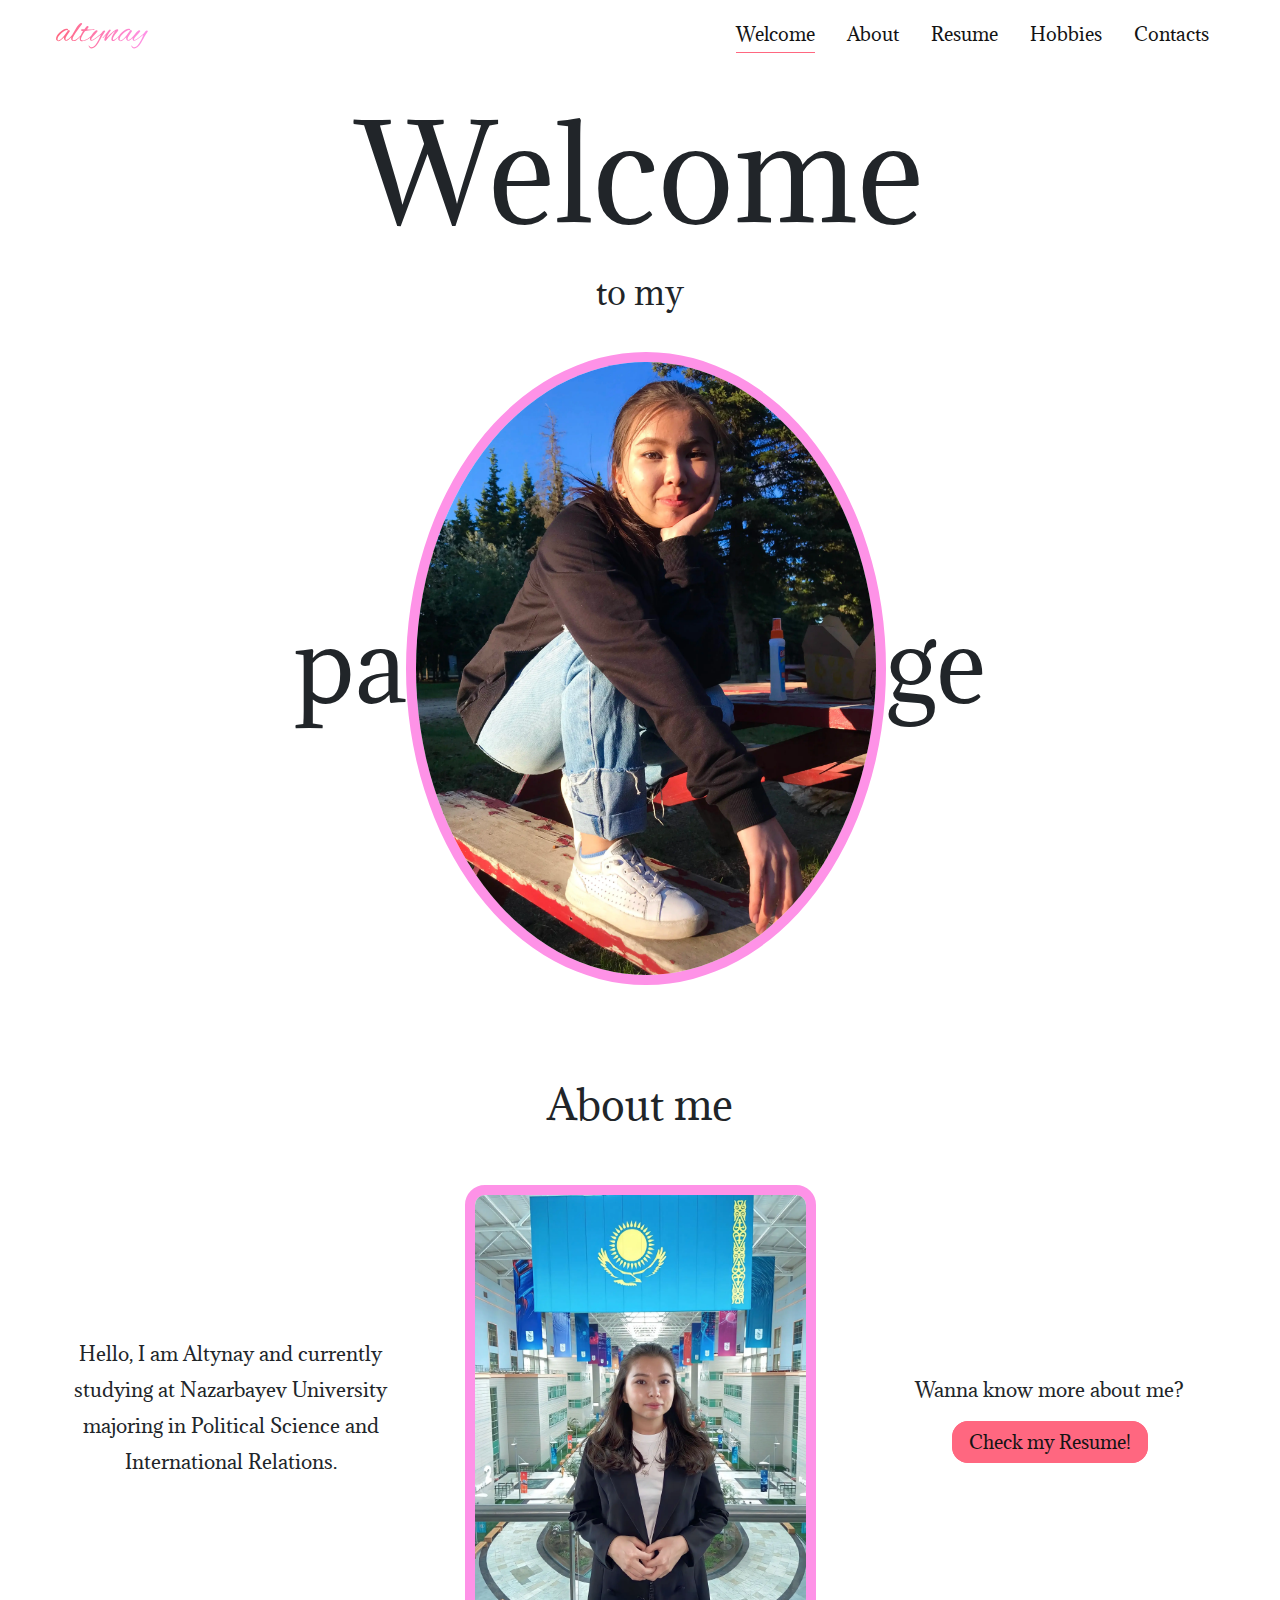
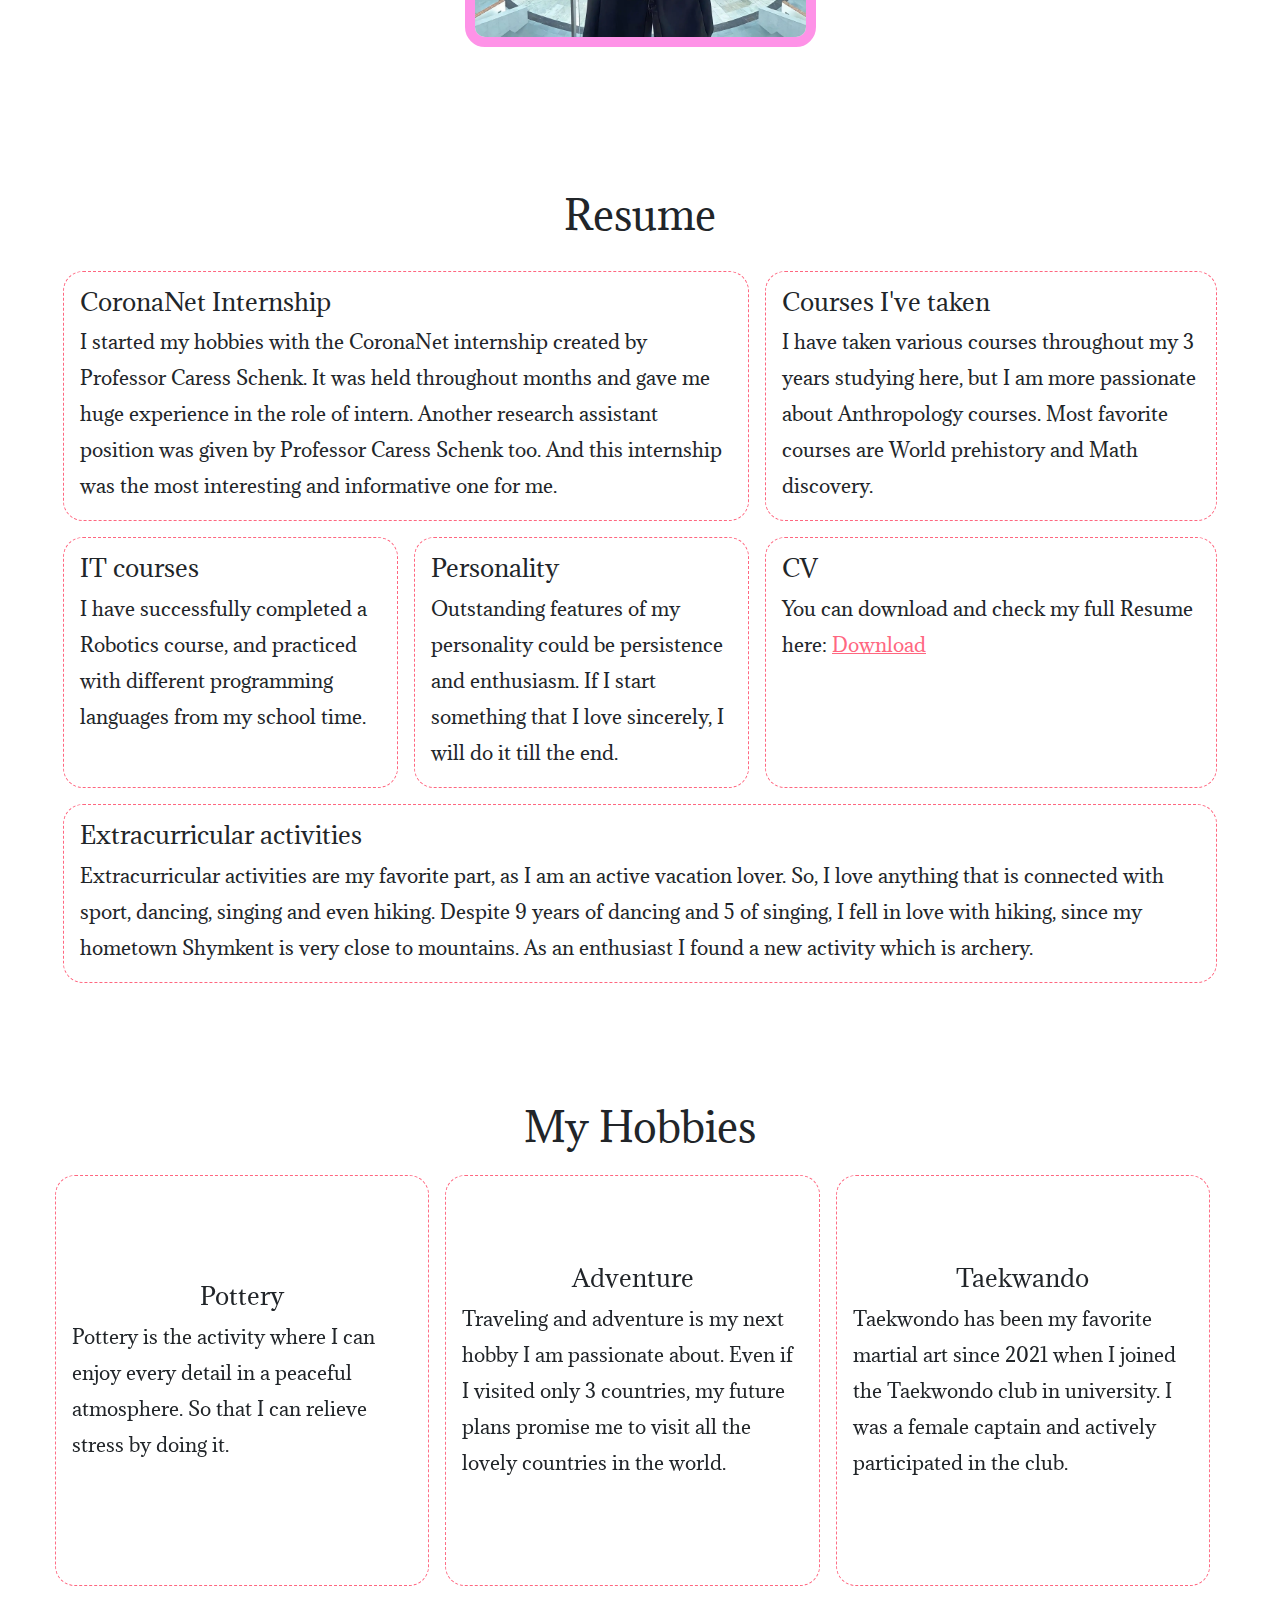
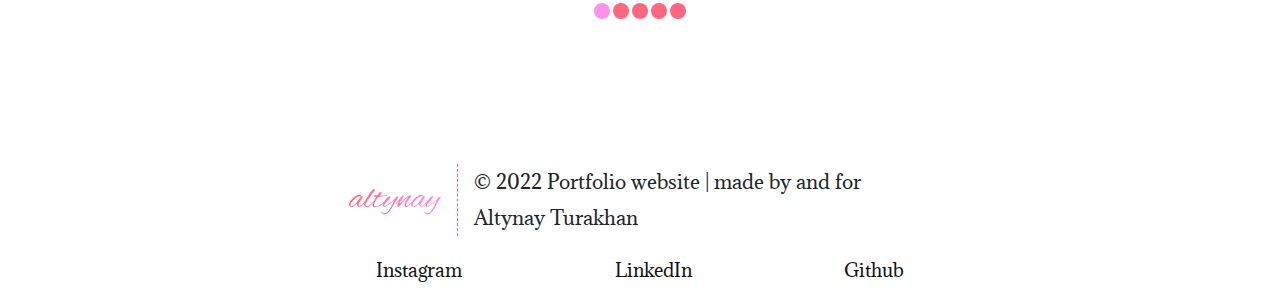
<file: index.html>
<!DOCTYPE html>
<html lang="en">

<head>
    <meta charset="UTF-8">
    <meta http-equiv="X-UA-Compatible" content="IE=edge">
    <meta name="viewport" content="width=device-width, initial-scale=1.0">
    <title>Altynay Turakhan | Portfolio</title>
    <link rel="stylesheet" href="/resources/reboot.css">
    <link rel="stylesheet" href="/resources/splide.css">
    <link rel="stylesheet" href="/styles.css">
    <link rel="stylesheet" href="/resources/media.css">
</head>

<body>
    <div class="body">
        <header class="header" id="header">
            <div class="container">
                <div class="header_inner">
                    <div class="header_logo">
                        <a href="/" class="header_logo-link">
                            <svg width="93" height="26" viewBox="0 0 93 26" xmlns="http://www.w3.org/2000/svg">
                                <path
                                    d="M3.77138 18.18C3.19538 18.18 2.61938 17.976 2.04338 17.568C1.46738 17.16 1.14337 16.68 1.07137 16.128C0.831375 14.28 1.99537 12.084 4.56338 9.54C7.10738 6.996 9.39938 5.724 11.4394 5.724C11.9914 5.724 12.4234 5.856 12.7354 6.12C12.9034 6.288 13.0234 6.516 13.0954 6.804C13.1914 7.092 13.2634 7.236 13.3114 7.236C13.4074 7.236 13.4914 7.224 13.5634 7.2C13.6354 7.152 13.7194 7.128 13.8154 7.128C14.1034 7.128 14.3554 7.236 14.5714 7.452C14.7874 7.668 14.9074 7.86 14.9314 8.028C14.9554 8.076 14.1874 9.264 12.6274 11.592C11.0674 13.872 10.3594 15.42 10.5034 16.236C10.6234 16.788 10.8874 17.064 11.2954 17.064C12.5434 17.064 14.8234 15 18.1354 10.872C18.2074 10.776 18.2794 10.728 18.3514 10.728C18.4714 10.728 18.5314 10.812 18.5314 10.98C18.5314 11.172 18.4234 11.412 18.2074 11.7C15.1594 15.804 12.8194 17.856 11.1874 17.856C10.9714 17.856 10.7674 17.82 10.5754 17.748C9.51938 17.34 8.99138 16.548 8.99138 15.372C8.99138 14.964 9.03938 14.556 9.13538 14.148L6.90338 16.308C6.23138 16.98 5.61938 17.46 5.06738 17.748C4.53938 18.036 4.10738 18.18 3.77138 18.18ZM3.44738 17.388C4.83938 17.388 6.73538 15.864 9.13538 12.816L12.9514 7.56C12.7594 7.224 12.4474 7.056 12.0154 7.056C10.5514 7.056 8.57138 8.232 6.07538 10.584C3.48338 12.984 2.31938 14.964 2.58338 16.524C2.70338 17.1 2.99138 17.388 3.44738 17.388ZM18.9313 18.072C18.2353 18.072 17.5873 17.904 16.9873 17.568C16.3873 17.208 16.0873 16.62 16.0873 15.804C16.0873 14.676 16.4833 13.332 17.2753 11.772C18.0913 10.212 19.0153 8.592 20.0473 6.912C22.8553 2.352 24.8473 0.0719991 26.0233 0.0719991C26.2633 0.0719991 26.5033 0.167999 26.7433 0.36C27.0073 0.528 27.1513 0.719999 27.1753 0.935999L24.6553 4.32C23.6713 5.64 22.7833 6.864 21.9913 7.992C21.1993 9.096 20.5153 10.092 19.9393 10.98C19.6513 11.436 19.3273 11.952 18.9673 12.528C18.6073 13.104 18.2833 13.704 17.9953 14.328C17.7313 14.928 17.5993 15.54 17.5993 16.164C17.5993 16.452 17.6833 16.716 17.8513 16.956C18.0193 17.172 18.3193 17.28 18.7513 17.28C19.5193 17.28 20.5273 16.872 21.7753 16.056C23.0233 15.216 24.2593 14.064 25.4833 12.6C25.6033 12.456 25.7353 12.324 25.8793 12.204C26.0233 12.084 26.1433 12.024 26.2393 12.024C26.3593 12.024 26.4193 12.096 26.4193 12.24C26.4193 12.312 26.3353 12.456 26.1673 12.672C26.0233 12.864 25.9033 13.02 25.8073 13.14L24.9433 14.112C24.4633 14.64 23.8873 15.216 23.2153 15.84C22.5673 16.464 21.8713 16.992 21.1273 17.424C20.4073 17.856 19.6753 18.072 18.9313 18.072ZM27.1812 18.216C26.4132 18.216 25.8012 18.036 25.3452 17.676C24.9132 17.292 24.6972 16.62 24.6972 15.66C24.6972 15.108 24.8652 14.412 25.2012 13.572C25.5372 12.708 25.9572 11.784 26.4612 10.8C26.9652 9.816 27.4692 8.844 27.9732 7.884C27.6612 7.956 27.3852 7.992 27.1452 7.992C26.4252 7.992 26.0652 7.716 26.0652 7.164C26.0652 6.9 26.1612 6.696 26.3532 6.552C26.5692 6.408 26.7612 6.324 26.9292 6.3C26.9292 6.3 26.9532 6.3 27.0012 6.3C27.0732 6.3 27.1572 6.288 27.2532 6.264H29.3412C29.7732 5.712 30.2172 5.124 30.6732 4.5C31.3212 3.684 31.8372 3.204 32.2212 3.06H32.3292C32.4972 3.06 32.7372 3.144 33.0492 3.312C33.4332 3.528 33.6252 3.744 33.6252 3.96C33.6252 4.272 33.0492 5.076 31.8972 6.372C32.1132 6.396 32.4252 6.408 32.8332 6.408C33.2412 6.408 33.7452 6.408 34.3452 6.408C34.6332 6.408 35.0412 6.408 35.5692 6.408C36.1212 6.408 36.6852 6.408 37.2612 6.408C37.8612 6.384 38.3772 6.372 38.8092 6.372C39.2412 6.348 39.4812 6.336 39.5292 6.336C39.6012 6.36 39.6372 6.396 39.6372 6.444C39.6372 6.66 38.2212 6.948 35.3892 7.308C33.7812 7.524 32.5452 7.692 31.6812 7.812C30.8412 7.932 30.3852 8.004 30.3132 8.028C29.9772 8.316 29.5692 8.808 29.0892 9.504C28.6092 10.2 28.1292 10.98 27.6492 11.844C27.1692 12.708 26.7612 13.536 26.4252 14.328C26.1132 15.096 25.9572 15.696 25.9572 16.128C25.9572 16.512 26.1012 16.836 26.3892 17.1C26.6772 17.34 27.1452 17.46 27.7932 17.46C28.2252 17.46 28.7412 17.364 29.3412 17.172C29.9412 16.98 30.5052 16.764 31.0332 16.524C31.5852 16.26 31.9812 16.056 32.2212 15.912C32.8452 15.528 33.5292 15.024 34.2732 14.4C35.0412 13.752 35.7972 13.02 36.5412 12.204C36.8772 11.868 37.1052 11.7 37.2252 11.7C37.2972 11.7 37.3332 11.748 37.3332 11.844C37.3332 12.036 37.1532 12.348 36.7932 12.78C36.2172 13.476 35.5692 14.148 34.8492 14.796C34.1532 15.42 33.3732 15.996 32.5092 16.524C31.5252 17.124 30.5772 17.556 29.6652 17.82C28.7772 18.084 27.9492 18.216 27.1812 18.216ZM36.4647 25.38C35.6967 25.38 35.0247 25.056 34.4487 24.408C33.8727 23.736 33.5967 22.992 33.6207 22.176C33.9087 22.536 34.2927 22.956 34.7727 23.436C35.3967 24.036 36.0087 24.336 36.6087 24.336C37.9767 24.336 39.4527 23.244 41.0367 21.06C41.5887 20.292 42.1527 19.392 42.7287 18.36C43.3287 17.352 43.8927 16.224 44.4207 14.976L45.7887 11.664L40.4967 15.804C38.8647 17.076 37.5567 17.712 36.5727 17.712C36.0447 17.712 35.6247 17.52 35.3127 17.136C35.0007 16.752 34.8447 16.356 34.8447 15.948C34.8447 14.916 35.7327 13.224 37.5087 10.872C39.2847 8.496 40.6167 7.308 41.5047 7.308C42.2487 7.308 42.6207 7.584 42.6207 8.136C42.6207 8.352 41.5527 9.6 39.4167 11.88C37.3047 14.136 36.2487 15.66 36.2487 16.452C36.2487 16.764 36.4527 16.92 36.8607 16.92C37.6287 16.92 39.2967 15.924 41.8647 13.932C42.9207 13.092 43.8567 12.324 44.6727 11.628C45.4887 10.932 46.1727 10.308 46.7247 9.756C46.9167 9.516 47.1087 9.288 47.3007 9.072C47.4927 8.832 47.6727 8.592 47.8407 8.352C48.2967 7.824 48.7527 7.56 49.2087 7.56C49.8567 7.56 50.1807 7.824 50.1807 8.352C50.1807 8.448 49.6767 9.24 48.6687 10.728C48.1407 11.544 47.7207 12.18 47.4087 12.636C47.0967 13.068 46.9167 13.344 46.8687 13.464C46.1247 14.904 44.9847 17.004 43.4487 19.764C41.1207 23.508 38.7927 25.38 36.4647 25.38ZM58.1409 18.072C57.4929 18.072 57.0369 17.892 56.7729 17.532C56.5089 17.148 56.3769 16.68 56.3769 16.128C56.3769 14.736 56.8569 13.248 57.8169 11.664L60.1209 7.92C58.4889 9.12 56.8689 10.62 55.2609 12.42C54.8289 12.9 54.3369 13.464 53.7849 14.112C53.2569 14.76 52.6689 15.504 52.0209 16.344C51.1569 17.472 50.6409 18.036 50.4729 18.036C50.1369 18.036 49.8609 17.892 49.6449 17.604C49.4289 17.292 49.3209 17.016 49.3209 16.776C49.3209 16.584 49.3809 16.236 49.5009 15.732C49.6209 15.204 49.7649 14.748 49.9329 14.364C50.1009 13.956 50.2689 13.56 50.4369 13.176C50.6289 12.768 50.8089 12.372 50.9769 11.988L48.8169 14.256C48.7689 14.304 48.6249 14.448 48.3849 14.688C48.1449 14.928 47.9529 15.048 47.8089 15.048C47.6889 15.048 47.6289 14.964 47.6289 14.796C47.6289 14.748 47.6529 14.688 47.7009 14.616C47.7249 14.52 47.7969 14.412 47.9169 14.292C48.2769 13.932 48.6489 13.548 49.0329 13.14C49.4169 12.732 49.8129 12.264 50.2209 11.736C50.4369 11.472 50.7609 11.076 51.1929 10.548C51.6249 9.996 52.0929 9.408 52.5969 8.784C53.1249 8.16 53.6169 7.584 54.0729 7.056C54.1929 6.888 54.3249 6.78 54.4689 6.732C54.6129 6.66 54.7089 6.624 54.7569 6.624C55.4049 6.624 55.7289 6.876 55.7289 7.38C55.7289 7.524 55.6929 7.668 55.6209 7.812C53.4609 10.788 52.1649 13.056 51.7329 14.616C54.5169 11.832 56.7489 9.744 58.4289 8.352C60.1329 6.936 61.3449 6.228 62.0649 6.228C62.4489 6.228 62.7369 6.288 62.9289 6.408C63.1449 6.528 63.2529 6.756 63.2529 7.092C63.2529 7.212 63.2409 7.308 63.2169 7.38C63.1449 7.548 62.6529 8.22 61.7409 9.396C61.1889 10.068 60.6969 10.68 60.2649 11.232C59.8569 11.784 59.5209 12.264 59.2569 12.672C58.8249 13.344 58.5009 13.98 58.2849 14.58C58.0689 15.156 57.9609 15.648 57.9609 16.056C57.9609 16.224 57.9849 16.428 58.0329 16.668C58.0809 16.908 58.2249 17.028 58.4649 17.028C59.0169 17.028 59.8809 16.548 61.0569 15.588C61.6089 15.108 62.1249 14.628 62.6049 14.148C63.0849 13.644 63.5409 13.152 63.9729 12.672C64.0689 12.576 64.2249 12.396 64.4409 12.132C64.6569 11.844 64.7889 11.7 64.8369 11.7C64.9329 11.7 64.9809 11.796 64.9809 11.988C64.9809 12.084 64.9209 12.252 64.8009 12.492C64.7049 12.708 64.5969 12.876 64.4769 12.996C64.2129 13.308 63.8169 13.74 63.2889 14.292C62.7849 14.844 62.2089 15.408 61.5609 15.984C60.9369 16.56 60.3249 17.052 59.7249 17.46C59.1249 17.868 58.5969 18.072 58.1409 18.072ZM65.8925 18.18C65.3165 18.18 64.7405 17.976 64.1645 17.568C63.5885 17.16 63.2645 16.68 63.1925 16.128C62.9525 14.28 64.1165 12.084 66.6845 9.54C69.2285 6.996 71.5205 5.724 73.5605 5.724C74.1125 5.724 74.5445 5.856 74.8565 6.12C75.0245 6.288 75.1445 6.516 75.2165 6.804C75.3125 7.092 75.3845 7.236 75.4325 7.236C75.5285 7.236 75.6125 7.224 75.6845 7.2C75.7565 7.152 75.8405 7.128 75.9365 7.128C76.2245 7.128 76.4765 7.236 76.6925 7.452C76.9085 7.668 77.0285 7.86 77.0525 8.028C77.0765 8.076 76.3085 9.264 74.7485 11.592C73.1885 13.872 72.4805 15.42 72.6245 16.236C72.7445 16.788 73.0085 17.064 73.4165 17.064C74.6645 17.064 76.9445 15 80.2565 10.872C80.3285 10.776 80.4005 10.728 80.4725 10.728C80.5925 10.728 80.6525 10.812 80.6525 10.98C80.6525 11.172 80.5445 11.412 80.3285 11.7C77.2805 15.804 74.9405 17.856 73.3085 17.856C73.0925 17.856 72.8885 17.82 72.6965 17.748C71.6405 17.34 71.1125 16.548 71.1125 15.372C71.1125 14.964 71.1605 14.556 71.2565 14.148L69.0245 16.308C68.3525 16.98 67.7405 17.46 67.1885 17.748C66.6605 18.036 66.2285 18.18 65.8925 18.18ZM65.5685 17.388C66.9605 17.388 68.8565 15.864 71.2565 12.816L75.0725 7.56C74.8805 7.224 74.5685 7.056 74.1365 7.056C72.6725 7.056 70.6925 8.232 68.1965 10.584C65.6045 12.984 64.4405 14.964 64.7045 16.524C64.8245 17.1 65.1125 17.388 65.5685 17.388ZM79.1444 25.38C78.3764 25.38 77.7044 25.056 77.1284 24.408C76.5524 23.736 76.2764 22.992 76.3004 22.176C76.5884 22.536 76.9724 22.956 77.4524 23.436C78.0764 24.036 78.6884 24.336 79.2884 24.336C80.6564 24.336 82.1324 23.244 83.7164 21.06C84.2684 20.292 84.8324 19.392 85.4084 18.36C86.0084 17.352 86.5724 16.224 87.1004 14.976L88.4684 11.664L83.1764 15.804C81.5444 17.076 80.2364 17.712 79.2524 17.712C78.7244 17.712 78.3044 17.52 77.9924 17.136C77.6804 16.752 77.5244 16.356 77.5244 15.948C77.5244 14.916 78.4124 13.224 80.1884 10.872C81.9644 8.496 83.2964 7.308 84.1844 7.308C84.9284 7.308 85.3004 7.584 85.3004 8.136C85.3004 8.352 84.2324 9.6 82.0964 11.88C79.9844 14.136 78.9284 15.66 78.9284 16.452C78.9284 16.764 79.1324 16.92 79.5404 16.92C80.3084 16.92 81.9764 15.924 84.5444 13.932C85.6004 13.092 86.5364 12.324 87.3524 11.628C88.1684 10.932 88.8524 10.308 89.4044 9.756C89.5964 9.516 89.7884 9.288 89.9804 9.072C90.1724 8.832 90.3524 8.592 90.5204 8.352C90.9764 7.824 91.4324 7.56 91.8884 7.56C92.5364 7.56 92.8604 7.824 92.8604 8.352C92.8604 8.448 92.3564 9.24 91.3484 10.728C90.8204 11.544 90.4004 12.18 90.0884 12.636C89.7764 13.068 89.5964 13.344 89.5484 13.464C88.8044 14.904 87.6644 17.004 86.1284 19.764C83.8004 23.508 81.4724 25.38 79.1444 25.38Z"
                                    fill="url(#paint0_linear_6_3)" />
                                <defs>
                                    <linearGradient id="paint0_linear_6_3" x1="0.999999" y1="13.5" x2="92" y2="13.5"
                                        gradientUnits="userSpaceOnUse">
                                        <stop stop-color="#FF6780" />
                                        <stop offset="1" stop-color="#FE92E7" />
                                    </linearGradient>
                                </defs>
                            </svg>
                        </a>
                    </div>
                    <nav class="nav">
                        <ul class="nav_items">
                            <li class="nav_item">
                                <a href="#welcome" class="nav_link active">
                                    <svg width="20" height="20" viewBox="0 0 20 20" xmlns="http://www.w3.org/2000/svg">
                                        <rect width="20" height="20" fill="white" />
                                        <path
                                            d="M14.342 3.345C14.722 3.625 15.017 3.98 15.227 4.41C15.437 4.84 15.542 5.275 15.542 5.715C15.542 6.095 15.482 6.505 15.362 6.945C15.252 7.375 15.107 7.795 14.927 8.205L11.807 15.36L9.87203 10.155L7.95203 15.36L4.06703 4.845L5.49203 4.32L8.35703 12.3L9.52703 9.195L8.16203 5.535L9.61703 4.995L12.302 12.585L13.832 9.12C14.002 8.7 14.137 8.32 14.237 7.98C14.337 7.63 14.387 7.32 14.387 7.05C14.387 6.15 13.962 5.355 13.112 4.665L14.342 3.345Z" />
                                    </svg>
                                    <span class="nav_name">Welcome</span>
                                </a>
                            </li>
                            <li class="nav_item">
                                <a href="#about" class="nav_link">
                                    <svg width="20" height="20" viewBox="0 0 20 20" xmlns="http://www.w3.org/2000/svg">
                                        <rect width="20" height="20" fill="white" />
                                        <path
                                            d="M12.6891 4.755C11.5791 4.905 10.5791 5.29 9.6891 5.91C8.7991 6.52 8.0991 7.295 7.5891 8.235C7.0891 9.165 6.8391 10.175 6.8391 11.265C6.8391 12.175 7.0141 12.895 7.3641 13.425C7.7141 13.955 8.1741 14.22 8.7441 14.22C9.3041 14.22 9.8391 13.835 10.3491 13.065C10.8691 12.285 11.2841 11.27 11.5941 10.02C11.9141 8.76 12.0741 7.45 12.0741 6.09L13.4841 5.535V13.395C13.4841 13.675 13.5441 13.9 13.6641 14.07C13.7841 14.24 13.9491 14.325 14.1591 14.325C14.3191 14.325 14.4841 14.275 14.6541 14.175C14.8241 14.065 14.9541 13.935 15.0441 13.785L15.2541 13.98C15.1141 14.29 14.8991 14.55 14.6091 14.76C14.3191 14.97 13.9891 15.075 13.6191 15.075C13.1591 15.075 12.7841 14.915 12.4941 14.595C12.2141 14.275 12.0741 13.82 12.0741 13.23V10.365H11.9991C11.2791 13.565 10.0591 15.165 8.3391 15.165C7.4491 15.165 6.7341 14.855 6.1941 14.235C5.6541 13.605 5.3841 12.745 5.3841 11.655C5.3841 10.405 5.7141 9.23 6.3741 8.13C7.0341 7.03 7.9241 6.135 9.0441 5.445C10.1641 4.755 11.3791 4.38 12.6891 4.32V4.755Z" />
                                    </svg>
                                    <span class="nav_name">About</span>
                                </a>
                            </li>
                            <li class="nav_item">
                                <a href="#resume" class="nav_link">
                                    <svg width="20" height="20" viewBox="0 0 20 20" xmlns="http://www.w3.org/2000/svg">
                                        <rect width="20" height="20" fill="white" />
                                        <path
                                            d="M10.9567 4.275C11.9067 4.275 12.6817 4.535 13.2817 5.055C13.8917 5.565 14.1967 6.335 14.1967 7.365C14.1967 8.035 14.0117 8.67 13.6417 9.27C13.2817 9.86 12.8017 10.375 12.2017 10.815C11.6017 11.245 10.9517 11.555 10.2517 11.745L11.8867 13.74C12.1767 14.01 12.4667 14.145 12.7567 14.145C12.9967 14.145 13.2417 14.055 13.4917 13.875C13.7417 13.695 13.9967 13.475 14.2567 13.215L14.4817 13.41C14.4417 13.46 14.2867 13.665 14.0167 14.025C13.7567 14.375 13.4517 14.665 13.1017 14.895C12.7617 15.125 12.4267 15.24 12.0967 15.24C11.8167 15.24 11.5467 15.155 11.2867 14.985C11.0367 14.805 10.7617 14.525 10.4617 14.145L8.66172 11.94L8.75172 11.535C9.42172 11.465 10.0617 11.26 10.6717 10.92C11.2917 10.57 11.7917 10.11 12.1717 9.54C12.5517 8.97 12.7417 8.34 12.7417 7.65C12.7417 6.9 12.5117 6.3 12.0517 5.85C11.6017 5.4 10.9317 5.175 10.0417 5.175C9.35172 5.175 8.62172 5.34 7.85172 5.67C7.09172 5.99 6.42672 6.41 5.85672 6.93L5.57172 6.615C6.30172 5.935 7.15172 5.375 8.12172 4.935C9.10172 4.495 10.0467 4.275 10.9567 4.275ZM7.86672 14.67L6.48672 15.225V6.975L7.86672 6.45V14.67Z" />
                                    </svg>
                                    <span class="nav_name">Resume</span>
                                </a>
                            </li>
                            <li class="nav_item">
                                <a href="#hobbies" class="nav_link">
                                    <svg width="20" height="20" viewBox="0 0 20 20" xmlns="http://www.w3.org/2000/svg">
                                        <rect width="20" height="20" fill="white" />
                                        <path
                                            d="M12.1885 4.59V9.96H7.97348V4.05L6.56348 4.59V9.96H5.78348L5.34848 10.845H6.56348V15.21L7.97348 14.7V10.845H12.1885V15.21L13.5835 14.7V4.05L12.1885 4.59Z" />
                                    </svg>
                                    <span class="nav_name">Hobbies</span>
                                </a>
                            </li>
                            <li class="nav_item">
                                <a href="/pages/contact.html" class="nav_link">
                                    <svg width="20" height="20" viewBox="0 0 20 20" xmlns="http://www.w3.org/2000/svg">
                                        <rect width="20" height="20" fill="white" />
                                        <path
                                            d="M12.0381 4.05C12.6781 4.05 13.1931 4.23 13.5831 4.59C13.9731 4.95 14.1681 5.42 14.1681 6C14.1681 6.46 14.0431 6.935 13.7931 7.425C13.5531 7.915 13.2331 8.345 12.8331 8.715C12.4331 9.085 12.0131 9.335 11.5731 9.465L11.4231 9.195C11.8531 9.005 12.1981 8.7 12.4581 8.28C12.7281 7.86 12.8631 7.415 12.8631 6.945C12.8631 6.345 12.6831 5.865 12.3231 5.505C11.9631 5.135 11.4831 4.95 10.8831 4.95C10.2831 4.95 9.71807 5.165 9.18807 5.595C8.65807 6.025 8.23307 6.6 7.91307 7.32C7.59307 8.03 7.43307 8.79 7.43307 9.6C7.43307 10.48 7.56807 11.255 7.83807 11.925C8.10807 12.595 8.48807 13.115 8.97807 13.485C9.47807 13.845 10.0481 14.025 10.6881 14.025C11.1681 14.025 11.6381 13.925 12.0981 13.725C12.5581 13.515 12.9781 13.215 13.3581 12.825L13.6881 13.155C12.6281 14.495 11.3731 15.165 9.92307 15.165C9.11307 15.165 8.41307 14.965 7.82307 14.565C7.23307 14.165 6.77807 13.625 6.45807 12.945C6.14807 12.255 5.99307 11.49 5.99307 10.65C5.99307 9.42 6.26307 8.305 6.80307 7.305C7.35307 6.295 8.09307 5.5 9.02307 4.92C9.95307 4.34 10.9581 4.05 12.0381 4.05Z" />
                                    </svg>
                                    <span class="nav_name">Contacts</span>
                                </a>
                            </li>
                        </ul>
                    </nav>
                </div>
            </div>
        </header>
        <main class="main">
            <section class="section welcome" id="welcome">
                <div class="container">
                    <div class="section_inner welcome_inner">
                        <h1 class="section_title welcome_title">Welcome</h1>
                        <h3 class="section_suptitle welcome_suptitle">to my</h3>
                        <div class="welcome_flex-container">
                            <h2 class="section_subtitle welcome_subtitle">pa</h2>
                            <div class="section_image-container welcome_image-container">
                                <picture>
                                    <source srcset="/images/welcome.webp" type="image/webp" />
                                    <img srcset="/images/welcome.jpg" src="/images/welcome.jpg" alt="Picture of me" />
                                </picture>
                            </div>
                            <h2 class="section_subtitle welcome_subtitle">ge</h2>
                        </div>
                    </div>
                </div>
            </section>
            <section class="section about" id="about">
                <div class="container">
                    <div class="section_inner about_inner">
                        <h2 class="section_title about_title">About me</h2>
                        <div class="about_items">
                            <div class="about_item about_info">
                                <p class="about_info-text">Hello, I am Altynay and currently studying at Nazarbayev University majoring in Political Science and International Relations.</sub>
                                </p>
                            </div>
                            <div class="about_item section_image-container about_image-container">
                                <picture>
                                    <source srcset="/images/about_me.webp" type="image/webp" />
                                    <img srcset="/images/about_me.jpg" src="/images/about_me.jpg" alt="Picture of me" />
                                </picture>
                            </div>
                            <div class="about_item about_link">
                                <p class="about_link-text">Wanna know more about me?</p>
                                <a href="#resume" class="btn about_link-btn">Check my Resume!</a>
                            </div>
                        </div>
                    </div>
                </div>
            </section>
            <section class="section resume" id="resume">
                <div class="container">
                    <div class="section_inner">
                        <h2 class="section_title">Resume</h2>
                        <ul class="resume_grid-list">
                            <li class="resume_grid-item_container">
                                <div class="resume_grid-item">
                                    <h4>CoronaNet Internship</h4>
                                    <p>I started my hobbies with the CoronaNet internship created by Professor Caress Schenk. It was held throughout months and gave me huge experience in the role of intern. Another research assistant position was given by Professor Caress Schenk too. And this internship was the most interesting and informative one for me.</p>
                                </div>
                            </li>
                            <li class="resume_grid-item_container">
                                <div class="resume_grid-item">
                                    <h4>Courses I've taken</h4>
                                    <p>I have taken various courses throughout my 3 years studying here, but I am more passionate about Anthropology courses. Most favorite courses are World prehistory and Math discovery.</p>
                                </div>
                            </li>
                            <li class="resume_grid-item_container">
                                <div class="resume_grid-item">
                                    <h4>IT courses</h4>
                                    <p>I have successfully completed a Robotics course, and practiced with different programming languages from my school time.</p>
                                </div>
                            </li>
                            <li class="resume_grid-item_container">
                                <div class="resume_grid-item">
                                    <h4>Personality</h4>
                                    <p>Outstanding features of my personality could be persistence and enthusiasm. If I start something that I love sincerely, I will do it till the end.</p>
                                </div>
                            </li>
                            <li class="resume_grid-item_container">
                                <div class="resume_grid-item">
                                    <h4>Extracurricular activities</h4>
                                    <p>Extracurricular activities are my favorite part, as I am an active vacation lover. So, I love anything that is connected with sport, dancing, singing and even hiking. Despite 9 years of dancing and 5 of singing, I fell in love with hiking, since my hometown Shymkent is very close to mountains.  As an enthusiast I found a new activity which is archery.</p>
                                </div>
                            </li>
                            <li class="resume_grid-item_container">
                                <div class="resume_grid-item">
                                    <h4>CV</h4>
                                    <p>You can download and check my full Resume here: <a href="/resources/CV_Altynay Turakhan.pdf" download class="btn resume_link-btn">Download</a></p>
                                </div>
                            </li>
                        </ul>
                    </div>
                </div>
            </section>
            <section class="section hobbies splide" id="hobbies" aria-labelledby="carousel-heading">
                <div class="container">
                    <h2 class="section_title" id="carousel-heading">My Hobbies</h2>
                    <div class="hobbies_inner">
                        <div class="splide__arrows">
                            <button class="splide__arrow splide__arrow--prev">
                                <svg width="30px" height="30px" viewBox="0 0 24 24" xmlns="http://www.w3.org/2000/svg">
                                    <path d="M11.0303 15.4697C11.3232 15.7626 11.3232 16.2374 11.0303 16.5303C10.7374 16.8232 10.2626 16.8232 9.9697 16.5303L5.9697 12.5303C5.6768 12.2374 5.6768 11.7626 5.9697 11.4697L9.9697 7.4697C10.2626 7.1768 10.7374 7.1768 11.0303 7.4697C11.3232 7.7626 11.3232 8.2374 11.0303 8.5303L8.3107 11.25H18C18.4142 11.25 18.75 11.5858 18.75 12C18.75 12.4142 18.4142 12.75 18 12.75L8.3107 12.75L11.0303 15.4697Z" fill="#ff6780" />
                                </svg>
                            </button>
                            <button class="splide__arrow splide__arrow--next">
                                <svg width="30px" height="30px" viewBox="0 0 24 24" xmlns="http://www.w3.org/2000/svg">
                                    <path d="M13.4697 8.53033C13.1768 8.23744 13.1768 7.76256 13.4697 7.46967C13.7626 7.17678 14.2374 7.17678 14.5303 7.46967L18.5303 11.4697C18.8232 11.7626 18.8232 12.2374 18.5303 12.5303L14.5303 16.5303C14.2374 16.8232 13.7626 16.8232 13.4697 16.5303C13.1768 16.2374 13.1768 15.7626 13.4697 15.4697L16.1893 12.75H6.5C6.08579 12.75 5.75 12.4142 5.75 12C5.75 11.5858 6.08579 11.25 6.5 11.25H16.1893L13.4697 8.53033Z" fill="#ff6780" />
                                </svg>
                            </button>
                        </div>
                        <div class="splide__list-container">
                            <div class="splide__track">
                                <ul class="splide__list">
                                    <li class="splide__slide">
                                        <h4 class="hobbies_title">Pottery</h4>
                                        <p class="hobbies_info">Pottery is the activity where I can enjoy every detail in a peaceful atmosphere. So that I can relieve stress by doing it.</p>
                                    </li>
                                    <li class="splide__slide">
                                        <h4 class="hobbies_title">Adventure</h4>
                                        <p class="hobbies_info">Traveling and adventure is my next hobby I am passionate about. Even if I visited only 3 countries, my future plans promise me to visit all the lovely countries in the world. </p>
                                    </li>
                                    <li class="splide__slide">
                                        <h4 class="hobbies_title">Taekwando</h4>
                                        <p class="hobbies_info">Taekwondo has been my favorite martial art since 2021 when I joined the Taekwondo club in university. I was a female captain and actively participated in the club.</p>
                                    </li>
                                    <li class="splide__slide">
                                        <h4 class="hobbies_title">Archery</h4>
                                        <p class="hobbies_info">Archery teaches me to be concise, well trained and patient. Also, this sport has many advantages, so it is the most useful activity for now.</p>
                                    </li>
                                    <li class="splide__slide">
                                        <h4 class="hobbies_title">Languages</h4>
                                        <p class="hobbies_info">My native language is Kazakh, and I am proficient in Russian. When I was accepted to Nazarbayev Intellectual School my English started to improve dramatically. Another two languages that I love and want to be proficient in are Korean and Turkish. The level for both languages is A2 for now.</p>
                                    </li>
                                </ul>
                            </div>
                        </div>
                    </div>
                </div>
            </section>
        </main>
        <footer class="footer">
            <div class="container">
                <div class="footer_inner">
                    <div class="footer_top">
                        <div class="logo_styles footer_logo">
                            <a href="#welcome" class="footer_logo-link">
                                <svg width="93" height="26" viewBox="0 0 93 26" xmlns="http://www.w3.org/2000/svg">
                                    <path
                                        d="M3.77138 18.18C3.19538 18.18 2.61938 17.976 2.04338 17.568C1.46738 17.16 1.14337 16.68 1.07137 16.128C0.831375 14.28 1.99537 12.084 4.56338 9.54C7.10738 6.996 9.39938 5.724 11.4394 5.724C11.9914 5.724 12.4234 5.856 12.7354 6.12C12.9034 6.288 13.0234 6.516 13.0954 6.804C13.1914 7.092 13.2634 7.236 13.3114 7.236C13.4074 7.236 13.4914 7.224 13.5634 7.2C13.6354 7.152 13.7194 7.128 13.8154 7.128C14.1034 7.128 14.3554 7.236 14.5714 7.452C14.7874 7.668 14.9074 7.86 14.9314 8.028C14.9554 8.076 14.1874 9.264 12.6274 11.592C11.0674 13.872 10.3594 15.42 10.5034 16.236C10.6234 16.788 10.8874 17.064 11.2954 17.064C12.5434 17.064 14.8234 15 18.1354 10.872C18.2074 10.776 18.2794 10.728 18.3514 10.728C18.4714 10.728 18.5314 10.812 18.5314 10.98C18.5314 11.172 18.4234 11.412 18.2074 11.7C15.1594 15.804 12.8194 17.856 11.1874 17.856C10.9714 17.856 10.7674 17.82 10.5754 17.748C9.51938 17.34 8.99138 16.548 8.99138 15.372C8.99138 14.964 9.03938 14.556 9.13538 14.148L6.90338 16.308C6.23138 16.98 5.61938 17.46 5.06738 17.748C4.53938 18.036 4.10738 18.18 3.77138 18.18ZM3.44738 17.388C4.83938 17.388 6.73538 15.864 9.13538 12.816L12.9514 7.56C12.7594 7.224 12.4474 7.056 12.0154 7.056C10.5514 7.056 8.57138 8.232 6.07538 10.584C3.48338 12.984 2.31938 14.964 2.58338 16.524C2.70338 17.1 2.99138 17.388 3.44738 17.388ZM18.9313 18.072C18.2353 18.072 17.5873 17.904 16.9873 17.568C16.3873 17.208 16.0873 16.62 16.0873 15.804C16.0873 14.676 16.4833 13.332 17.2753 11.772C18.0913 10.212 19.0153 8.592 20.0473 6.912C22.8553 2.352 24.8473 0.0719991 26.0233 0.0719991C26.2633 0.0719991 26.5033 0.167999 26.7433 0.36C27.0073 0.528 27.1513 0.719999 27.1753 0.935999L24.6553 4.32C23.6713 5.64 22.7833 6.864 21.9913 7.992C21.1993 9.096 20.5153 10.092 19.9393 10.98C19.6513 11.436 19.3273 11.952 18.9673 12.528C18.6073 13.104 18.2833 13.704 17.9953 14.328C17.7313 14.928 17.5993 15.54 17.5993 16.164C17.5993 16.452 17.6833 16.716 17.8513 16.956C18.0193 17.172 18.3193 17.28 18.7513 17.28C19.5193 17.28 20.5273 16.872 21.7753 16.056C23.0233 15.216 24.2593 14.064 25.4833 12.6C25.6033 12.456 25.7353 12.324 25.8793 12.204C26.0233 12.084 26.1433 12.024 26.2393 12.024C26.3593 12.024 26.4193 12.096 26.4193 12.24C26.4193 12.312 26.3353 12.456 26.1673 12.672C26.0233 12.864 25.9033 13.02 25.8073 13.14L24.9433 14.112C24.4633 14.64 23.8873 15.216 23.2153 15.84C22.5673 16.464 21.8713 16.992 21.1273 17.424C20.4073 17.856 19.6753 18.072 18.9313 18.072ZM27.1812 18.216C26.4132 18.216 25.8012 18.036 25.3452 17.676C24.9132 17.292 24.6972 16.62 24.6972 15.66C24.6972 15.108 24.8652 14.412 25.2012 13.572C25.5372 12.708 25.9572 11.784 26.4612 10.8C26.9652 9.816 27.4692 8.844 27.9732 7.884C27.6612 7.956 27.3852 7.992 27.1452 7.992C26.4252 7.992 26.0652 7.716 26.0652 7.164C26.0652 6.9 26.1612 6.696 26.3532 6.552C26.5692 6.408 26.7612 6.324 26.9292 6.3C26.9292 6.3 26.9532 6.3 27.0012 6.3C27.0732 6.3 27.1572 6.288 27.2532 6.264H29.3412C29.7732 5.712 30.2172 5.124 30.6732 4.5C31.3212 3.684 31.8372 3.204 32.2212 3.06H32.3292C32.4972 3.06 32.7372 3.144 33.0492 3.312C33.4332 3.528 33.6252 3.744 33.6252 3.96C33.6252 4.272 33.0492 5.076 31.8972 6.372C32.1132 6.396 32.4252 6.408 32.8332 6.408C33.2412 6.408 33.7452 6.408 34.3452 6.408C34.6332 6.408 35.0412 6.408 35.5692 6.408C36.1212 6.408 36.6852 6.408 37.2612 6.408C37.8612 6.384 38.3772 6.372 38.8092 6.372C39.2412 6.348 39.4812 6.336 39.5292 6.336C39.6012 6.36 39.6372 6.396 39.6372 6.444C39.6372 6.66 38.2212 6.948 35.3892 7.308C33.7812 7.524 32.5452 7.692 31.6812 7.812C30.8412 7.932 30.3852 8.004 30.3132 8.028C29.9772 8.316 29.5692 8.808 29.0892 9.504C28.6092 10.2 28.1292 10.98 27.6492 11.844C27.1692 12.708 26.7612 13.536 26.4252 14.328C26.1132 15.096 25.9572 15.696 25.9572 16.128C25.9572 16.512 26.1012 16.836 26.3892 17.1C26.6772 17.34 27.1452 17.46 27.7932 17.46C28.2252 17.46 28.7412 17.364 29.3412 17.172C29.9412 16.98 30.5052 16.764 31.0332 16.524C31.5852 16.26 31.9812 16.056 32.2212 15.912C32.8452 15.528 33.5292 15.024 34.2732 14.4C35.0412 13.752 35.7972 13.02 36.5412 12.204C36.8772 11.868 37.1052 11.7 37.2252 11.7C37.2972 11.7 37.3332 11.748 37.3332 11.844C37.3332 12.036 37.1532 12.348 36.7932 12.78C36.2172 13.476 35.5692 14.148 34.8492 14.796C34.1532 15.42 33.3732 15.996 32.5092 16.524C31.5252 17.124 30.5772 17.556 29.6652 17.82C28.7772 18.084 27.9492 18.216 27.1812 18.216ZM36.4647 25.38C35.6967 25.38 35.0247 25.056 34.4487 24.408C33.8727 23.736 33.5967 22.992 33.6207 22.176C33.9087 22.536 34.2927 22.956 34.7727 23.436C35.3967 24.036 36.0087 24.336 36.6087 24.336C37.9767 24.336 39.4527 23.244 41.0367 21.06C41.5887 20.292 42.1527 19.392 42.7287 18.36C43.3287 17.352 43.8927 16.224 44.4207 14.976L45.7887 11.664L40.4967 15.804C38.8647 17.076 37.5567 17.712 36.5727 17.712C36.0447 17.712 35.6247 17.52 35.3127 17.136C35.0007 16.752 34.8447 16.356 34.8447 15.948C34.8447 14.916 35.7327 13.224 37.5087 10.872C39.2847 8.496 40.6167 7.308 41.5047 7.308C42.2487 7.308 42.6207 7.584 42.6207 8.136C42.6207 8.352 41.5527 9.6 39.4167 11.88C37.3047 14.136 36.2487 15.66 36.2487 16.452C36.2487 16.764 36.4527 16.92 36.8607 16.92C37.6287 16.92 39.2967 15.924 41.8647 13.932C42.9207 13.092 43.8567 12.324 44.6727 11.628C45.4887 10.932 46.1727 10.308 46.7247 9.756C46.9167 9.516 47.1087 9.288 47.3007 9.072C47.4927 8.832 47.6727 8.592 47.8407 8.352C48.2967 7.824 48.7527 7.56 49.2087 7.56C49.8567 7.56 50.1807 7.824 50.1807 8.352C50.1807 8.448 49.6767 9.24 48.6687 10.728C48.1407 11.544 47.7207 12.18 47.4087 12.636C47.0967 13.068 46.9167 13.344 46.8687 13.464C46.1247 14.904 44.9847 17.004 43.4487 19.764C41.1207 23.508 38.7927 25.38 36.4647 25.38ZM58.1409 18.072C57.4929 18.072 57.0369 17.892 56.7729 17.532C56.5089 17.148 56.3769 16.68 56.3769 16.128C56.3769 14.736 56.8569 13.248 57.8169 11.664L60.1209 7.92C58.4889 9.12 56.8689 10.62 55.2609 12.42C54.8289 12.9 54.3369 13.464 53.7849 14.112C53.2569 14.76 52.6689 15.504 52.0209 16.344C51.1569 17.472 50.6409 18.036 50.4729 18.036C50.1369 18.036 49.8609 17.892 49.6449 17.604C49.4289 17.292 49.3209 17.016 49.3209 16.776C49.3209 16.584 49.3809 16.236 49.5009 15.732C49.6209 15.204 49.7649 14.748 49.9329 14.364C50.1009 13.956 50.2689 13.56 50.4369 13.176C50.6289 12.768 50.8089 12.372 50.9769 11.988L48.8169 14.256C48.7689 14.304 48.6249 14.448 48.3849 14.688C48.1449 14.928 47.9529 15.048 47.8089 15.048C47.6889 15.048 47.6289 14.964 47.6289 14.796C47.6289 14.748 47.6529 14.688 47.7009 14.616C47.7249 14.52 47.7969 14.412 47.9169 14.292C48.2769 13.932 48.6489 13.548 49.0329 13.14C49.4169 12.732 49.8129 12.264 50.2209 11.736C50.4369 11.472 50.7609 11.076 51.1929 10.548C51.6249 9.996 52.0929 9.408 52.5969 8.784C53.1249 8.16 53.6169 7.584 54.0729 7.056C54.1929 6.888 54.3249 6.78 54.4689 6.732C54.6129 6.66 54.7089 6.624 54.7569 6.624C55.4049 6.624 55.7289 6.876 55.7289 7.38C55.7289 7.524 55.6929 7.668 55.6209 7.812C53.4609 10.788 52.1649 13.056 51.7329 14.616C54.5169 11.832 56.7489 9.744 58.4289 8.352C60.1329 6.936 61.3449 6.228 62.0649 6.228C62.4489 6.228 62.7369 6.288 62.9289 6.408C63.1449 6.528 63.2529 6.756 63.2529 7.092C63.2529 7.212 63.2409 7.308 63.2169 7.38C63.1449 7.548 62.6529 8.22 61.7409 9.396C61.1889 10.068 60.6969 10.68 60.2649 11.232C59.8569 11.784 59.5209 12.264 59.2569 12.672C58.8249 13.344 58.5009 13.98 58.2849 14.58C58.0689 15.156 57.9609 15.648 57.9609 16.056C57.9609 16.224 57.9849 16.428 58.0329 16.668C58.0809 16.908 58.2249 17.028 58.4649 17.028C59.0169 17.028 59.8809 16.548 61.0569 15.588C61.6089 15.108 62.1249 14.628 62.6049 14.148C63.0849 13.644 63.5409 13.152 63.9729 12.672C64.0689 12.576 64.2249 12.396 64.4409 12.132C64.6569 11.844 64.7889 11.7 64.8369 11.7C64.9329 11.7 64.9809 11.796 64.9809 11.988C64.9809 12.084 64.9209 12.252 64.8009 12.492C64.7049 12.708 64.5969 12.876 64.4769 12.996C64.2129 13.308 63.8169 13.74 63.2889 14.292C62.7849 14.844 62.2089 15.408 61.5609 15.984C60.9369 16.56 60.3249 17.052 59.7249 17.46C59.1249 17.868 58.5969 18.072 58.1409 18.072ZM65.8925 18.18C65.3165 18.18 64.7405 17.976 64.1645 17.568C63.5885 17.16 63.2645 16.68 63.1925 16.128C62.9525 14.28 64.1165 12.084 66.6845 9.54C69.2285 6.996 71.5205 5.724 73.5605 5.724C74.1125 5.724 74.5445 5.856 74.8565 6.12C75.0245 6.288 75.1445 6.516 75.2165 6.804C75.3125 7.092 75.3845 7.236 75.4325 7.236C75.5285 7.236 75.6125 7.224 75.6845 7.2C75.7565 7.152 75.8405 7.128 75.9365 7.128C76.2245 7.128 76.4765 7.236 76.6925 7.452C76.9085 7.668 77.0285 7.86 77.0525 8.028C77.0765 8.076 76.3085 9.264 74.7485 11.592C73.1885 13.872 72.4805 15.42 72.6245 16.236C72.7445 16.788 73.0085 17.064 73.4165 17.064C74.6645 17.064 76.9445 15 80.2565 10.872C80.3285 10.776 80.4005 10.728 80.4725 10.728C80.5925 10.728 80.6525 10.812 80.6525 10.98C80.6525 11.172 80.5445 11.412 80.3285 11.7C77.2805 15.804 74.9405 17.856 73.3085 17.856C73.0925 17.856 72.8885 17.82 72.6965 17.748C71.6405 17.34 71.1125 16.548 71.1125 15.372C71.1125 14.964 71.1605 14.556 71.2565 14.148L69.0245 16.308C68.3525 16.98 67.7405 17.46 67.1885 17.748C66.6605 18.036 66.2285 18.18 65.8925 18.18ZM65.5685 17.388C66.9605 17.388 68.8565 15.864 71.2565 12.816L75.0725 7.56C74.8805 7.224 74.5685 7.056 74.1365 7.056C72.6725 7.056 70.6925 8.232 68.1965 10.584C65.6045 12.984 64.4405 14.964 64.7045 16.524C64.8245 17.1 65.1125 17.388 65.5685 17.388ZM79.1444 25.38C78.3764 25.38 77.7044 25.056 77.1284 24.408C76.5524 23.736 76.2764 22.992 76.3004 22.176C76.5884 22.536 76.9724 22.956 77.4524 23.436C78.0764 24.036 78.6884 24.336 79.2884 24.336C80.6564 24.336 82.1324 23.244 83.7164 21.06C84.2684 20.292 84.8324 19.392 85.4084 18.36C86.0084 17.352 86.5724 16.224 87.1004 14.976L88.4684 11.664L83.1764 15.804C81.5444 17.076 80.2364 17.712 79.2524 17.712C78.7244 17.712 78.3044 17.52 77.9924 17.136C77.6804 16.752 77.5244 16.356 77.5244 15.948C77.5244 14.916 78.4124 13.224 80.1884 10.872C81.9644 8.496 83.2964 7.308 84.1844 7.308C84.9284 7.308 85.3004 7.584 85.3004 8.136C85.3004 8.352 84.2324 9.6 82.0964 11.88C79.9844 14.136 78.9284 15.66 78.9284 16.452C78.9284 16.764 79.1324 16.92 79.5404 16.92C80.3084 16.92 81.9764 15.924 84.5444 13.932C85.6004 13.092 86.5364 12.324 87.3524 11.628C88.1684 10.932 88.8524 10.308 89.4044 9.756C89.5964 9.516 89.7884 9.288 89.9804 9.072C90.1724 8.832 90.3524 8.592 90.5204 8.352C90.9764 7.824 91.4324 7.56 91.8884 7.56C92.5364 7.56 92.8604 7.824 92.8604 8.352C92.8604 8.448 92.3564 9.24 91.3484 10.728C90.8204 11.544 90.4004 12.18 90.0884 12.636C89.7764 13.068 89.5964 13.344 89.5484 13.464C88.8044 14.904 87.6644 17.004 86.1284 19.764C83.8004 23.508 81.4724 25.38 79.1444 25.38Z"
                                        fill="url(#paint0_linear_6_3)" />
                                    <defs>
                                        <linearGradient id="paint0_linear_6_3" x1="0.999999" y1="13.5" x2="92" y2="13.5"
                                            gradientUnits="userSpaceOnUse">
                                            <stop stop-color="#FF6780" />
                                            <stop offset="1" stop-color="#FE92E7" />
                                        </linearGradient>
                                    </defs>
                                </svg>
                            </a>
                        </div>
                        <div class="footer_info">
                            <p class="footer_info-copyright">&#169; 2022 Portfolio website | made by and for Altynay Turakhan</p>
                        </div>
                    </div>
                    <div class="footer_socials">
                        <div class="footer_social">
                            <a href="https://instagram.com/" target="_blank" class="footer_social-link">Instagram</a>
                        </div>
                        <div class="footer_social">
                            <a href="https://www.linkedin.com/in/" target="_blank" class="footer_social-link">LinkedIn</a>
                        </div>
                        <div class="footer_social">
                            <a href="https://github.com/" target="_blank" class="footer_social-link">Github</a>
                        </div>
                    </div>
                </div>
            </div>
        </footer>
    </div>
    <script src="/resources/splide.js"></script>
    <script src="/main.js"></script>
</body>

</html>
</file>
<file: styles.css>
/* Define global variables */
:root {
      --white: #fff;
      --black: #141414;
      --pink: #ff6780;
      --purple: #fe92e7;
}

/* ----- Fonts ----- */
@font-face {
      font-family: 'Adamina';
      src: url('/resources/Adamina-Regular.eot');
      src: url('/resources/Adamina-Regular.eot?#iefix') format('embedded-opentype'),
            url('/resources/Adamina-Regular.woff2') format('woff2'),
            url('/resources/Adamina-Regular.woff') format('woff'),
            url('/resources/Adamina-Regular.ttf') format('truetype'),
            url('/resources/Adamina-Regular.svg#Adamina-Regular') format('svg');
      font-weight: 400;
      font-style: normal;
      font-display: swap;
}

@font-face {
      font-family: 'Adamina';
      src: url('/resources/Adamina-Regular_1.eot');
      src: url('/resources/Adamina-Regular_1.eot?#iefix') format('embedded-opentype'),
            url('/resources/Adamina-Regular_1.woff2') format('woff2'),
            url('/resources/Adamina-Regular_1.woff') format('woff'),
            url('/resources/Adamina-Regular_1.ttf') format('truetype'),
            url('/resources/Adamina-Regular_1.svg#Adamina-Regular') format('svg');
      font-weight: 400;
      font-style: normal;
      font-display: swap;
}

@font-face {
      font-family: 'Adamina';
      src: url('/resources/Adamina-Regular_2.eot');
      src: url('/resources/Adamina-Regular_2.eot?#iefix') format('embedded-opentype'),
            url('/resources/Adamina-Regular_2.woff2') format('woff2'),
            url('/resources/Adamina-Regular_2.woff') format('woff'),
            url('/resources/Adamina-Regular_2.ttf') format('truetype'),
            url('/resources/Adamina-Regular_2.svg#Adamina-Regular') format('svg');
      font-weight: 400;
      font-style: normal;
      font-display: swap;
}

/* ----- Default styles ----- */
body {
      font-family: 'Adamina';
      font-size: 12px;
      font-weight: 400;
      background-color: var(--white);
      line-height: 2em;
}

p {
      font-size: 1.2rem;
}


a {
      text-decoration: none;
      color: var(--black);
      transition: color 0.4s linear;
}

a:hover,
a:focus {
      color: var(--pink);
}

.body {
      overflow: hidden;
      display: flex;
      flex-direction: column;
      min-height: 100vh;
}


.container {
      max-width: 1200px;
      margin: 0 auto;
      padding: 0 15px;
      width: 100%;
}

/* ----- Default styles for sections ----- */

.section {
      margin-bottom: 6rem;
}

.section_title {
      font-size: 2.5rem;
      padding: 1rem 0;
      text-align: center;
}

.section_image-container {
      width: 70%;
      margin: 2rem 0;
      border: 10px solid var(--purple);
      border-radius: 20px;
      overflow: hidden;
}

.section_image-container picture source,
.section_image-container picture img {
      width: 100%;
      height: auto;
}

/* ----- Button styles ----- */

.btn {
      padding: 0.5rem 1rem;
      margin: 0 auto 3rem;
      background-color: var(--pink);
      color: var(--black);
      border: 1px solid var(--pink);
      border-radius: 1rem;
      text-align: center;
      transition: 0.4s ease-in-out;
}

.btn:hover,
.btn:focus {
      background-color: var(--white);
      border-color: var(--pink);
      color: var(--pink);
      cursor: pointer;
}

/* ----- Header ----- */

.header {
      position: fixed;
      top: 0;
      left: 0;
      z-index: 100;
      background-color: var(--white);
      width: 100%;
      transition: 0.4s;
}

.header_inner {
      display: flex;
      justify-content: space-between;
      padding: 1rem 0;
}

/* ----- Navigation in Header ----- */
.nav_items {
      max-width: 45rem;
      margin: 0 auto;
      width: 100%;
      display: flex;
      justify-content: space-around;
      align-items: flex-end;
      padding-left: 0;
      list-style: none;
      background-color: var(--white);
      transition: 0.4s;
}

.nav_link {
      display: flex;
      flex-direction: column;
      justify-content: space-between;
      align-items: center;
      color: var(--black);
}

.nav_link::after {
      content: "";
      width: 0;
      height: 1px;
      background-color: var(--pink);
      transition: 0.2s linear;
}

.nav_link:hover::after,
.nav_link.active::after {
      width: 100%;
}

.nav_link:hover>svg,
.nav_link.active>svg {
      fill: var(--pink);
}

.nav_icon {
      width: auto;
      height: 1rem;
}

.nav_icon svg {
      width: auto;
      height: 100%;
}


:target::before {
      display: block;
      content: "";
      height: 3rem;
      margin: -3rem 0 0;
}

.section {
      margin-bottom: 6rem;
}

.section_title {
      font-size: 2.5rem;
      padding: 1rem 0;
      text-align: center;
}

.section_image-container {
      width: 70%;
      margin: 2rem 0;
      border: 10px solid var(--purple);
      border-radius: 20px;
      overflow: hidden;
}

.section_image-container picture source,
.section_image-container picture img {
      width: 100%;
      height: auto;
}

/* ----- Splide slider styles ----- */

.splide__slide {
      width: 100%;
      max-width: 100%;
      height: 8rem;
      border-radius: 20px;
      border: 1px dashed var(--pink);
      display: flex;
      flex-direction: column;
      justify-content: center;
      align-items: center;
      padding: 1rem;
}

.splide__arrows {
      position: absolute;
      top: 40%;
      left: 0;
      right: 0;
      z-index: 100;
}

.splide__arrow {
      position: absolute;
      z-index: 100;
      border: none;
      color: var(--pink);
      background-color: transparent;
      padding: 0;
}

.splide__arrow--prev {
      left: 0;
}

.splide__arrow--prev:after {
      left: 0;
}

.splide__arrow--next {
      right: 0;
}

.splide__arrow--next:after {
      right: 0;
}

.splide__list-container {
      padding: 0 3rem;
}

.splide__pagination {
      padding: 1rem;
}

.splide__pagination__page {
      width: 1rem;
      height: 1rem;
      border: none;
      border-radius: 50%;
      background-color: var(--pink);
      margin: 0 0.1rem;
}

.splide__pagination__page.is-active {
      background-color: var(--purple);
}

/* ----- Forms block styles ----- */

.form_wrapper {
      display: flex;
      flex-direction: column;
      padding: 0 3rem;
}

.form_input {
      margin: 1rem 0;
      padding: 0.5rem 1rem;
      border: 1px dashed var(--pink);
      border-radius: 1rem;
      color: var(--black);
}

/* ----- Footer block styles ----- */

.footer {
      margin-top: auto;
}

.footer_inner {
      display: flex;
      flex-direction: column;
      justify-content: space-between;
      align-items: center;
      padding: 1rem 0;
      border-top: 1px solid var(--green-700);
}

.footer_logo {
      padding-right: 1rem;
}

.footer_info-copyright {
      margin: 1rem 0;
}

.footer_socials {
      display: flex;
      justify-content: space-between;
      flex-wrap: wrap;
      width: 20rem;
}

.footer_social {
      padding: 0 1rem;
}

/* ----- Welcome page styles ----- */

.welcome {
      width: 100vw;
      margin: 5rem 0 3rem;
      text-align: center;
}

.welcome_title {
      font-size: 4rem;
}

.welcome_subtitle {
      font-size: 3.5rem;
}

.welcome_suptitle {
      font-size: 2rem;
}

.welcome_flex-container {
      display: flex;
      flex-direction: column;
      align-items: center;
}

.welcome_image-container {
      width: calc(20rem + 50%);
      height: calc(20rem + 50%);
      border-radius: 50%;
}

/* ----- About me block styles ----- */

.about {
      text-align: center;
}

.about_items {
      display: flex;
      flex-direction: column;
      align-items: center;
}

.about_link {
      text-align: center;
}

/* ----- Resume block styles ----- */

.resume_grid-list {
      display: grid;
      grid-template-columns: repeat(auto-fit, minmax(calc(100%-2rem), 1fr));
      grid-template-rows: repeat(11, auto);
      grid-auto-flow: dense;
      padding-left: 0;
}

.resume_grid-item_container {
      list-style: none;
      border: 0.5rem solid var(--white);
}

.resume_grid-item {
      border-radius: 20px;
      display: flex;
      flex-direction: column;
      height: 100%;
      border: 1px dashed var(--pink);
      padding: 1rem;
      overflow: scroll;
}

.resume_grid-item>p {
      margin: 0;
}

.resume_link-btn {
      background: none;
      padding: 0;
      border: none;
      color: var(--pink);
      text-decoration: underline;
}

.resume_link-btn:hover,
.resume_link-btn:focus {
      color: var(--purple);
}

.resume_grid-item_container:first-child,
.resume_grid-item_container:nth-child(2),
.resume_grid-item_container:nth-child(3),
.resume_grid-item_container:nth-child(4) {
      grid-row: span 2;
}

.resume_grid-item_container:nth-child(5),
.resume_grid-item_container:nth-child(6),
.resume_grid-item_container:last-child {
      grid-row: span 1;
}

/* ----- Hobbies block styles ----- */

.hobbies_inner {
      position: relative;
}

.hobbies_items {
      display: flex;
      flex-wrap: wrap;
      justify-content: space-between;
      align-items: center;
}

.hobbies_item {
      width: 100%;
      height: 100%;
      margin: 1rem 0;
      padding: 2rem 1rem;
      border: 1px solid var(--green-700);
      border-radius: 20px;
      display: flex;
      flex-direction: column;
      justify-content: center;
      align-items: center;
      overflow: hidden;
}

.hobbies_item:hover {
      cursor: pointer;
}

.hobbies_item>.hobbies_item-text {
      display: none;
}

.hobbies_item.opened>.hobbies_item-text {
      display: block;
}

.hobbies_content-wrapper {
      display: flex;
      flex-direction: column;
}


/* ----- Contact page styles ----- */

.contact_inner {
      display: flex;
      flex-direction: column;
}

.contact_image-container {
      margin: 0 auto;
      max-height: 80vh;
      vertical-align: bottom;
}

.contact_title {
      margin-top: 4rem;
}
</file>
<file: resources/media.css>
:root {
    --white: #fff;
    --black: #141414;
    --pink: #ff6780;
    --purple: #fe92e7;
}
@media screen and (max-width: 576px) {
    .nav_items {
        position: fixed;
        bottom: 0;
        left: 0;
        right: 0;
        padding: 1rem 0;
        border-radius: 1.25rem 1.25rem 0 0;
        box-shadow: 0px 3px 12px var(--pink);
    }
    .nav_link.active {
        color: var(--pink);
    }
    .nav_link::after {
        display: none;
    }
    .welcome_subtitle:first-child {
        z-index: 1;
        margin-bottom: -3rem;
    }
    .welcome_image-container {
        width: 80%;
        max-width: 20rem;
    }
    .welcome_subtitle:last-child {
        z-index: 1;
        margin-top: -4rem;
    }
    .hobbies_info {
        text-align: center;
    }
    .hobbies_item.opened {
        padding: 2rem 1rem;
        height: auto;
    }
    .footer_inner {
        text-align: center;
        padding-bottom: 6rem;
    }
}


@media screen and (min-width: 576px) {
    body {
        font-size: 16px;
    }

    /* Navigation */
    .nav {
        display: flex;
        justify-content: space-between;
    }
    .nav_item {
        margin: 0 1rem;
    }
    .nav_link > svg {
        display: none;
    }

    /* Welcome Section */
    .welcome_flex-container {
        flex-direction: row;
        align-items: center;
        justify-content: center;
    }
    .welcome_title {
        font-size: 8rem;
    }
    .welcome_subtitle {
        font-size: 6rem;
    }
    .welcome_image-container {
        max-width: 30rem;
    }

    /* Resume Section */
    .resume_grid-list {
        grid-template-columns: repeat(auto-fit, minmax(calc(100%/6), 1fr));
        grid-template-rows: repeat(5, auto);
    }
    .resume_grid-item_container:first-child {
        grid-column: span 6;
        grid-row: span 1;
    }
    .resume_grid-item_container:nth-child(2) {
        grid-column: span 4;
    }
    .resume_grid-item_container:nth-child(3) {
        grid-column: span 2;
    }
    .resume_grid-item_container:nth-child(4) {
        grid-column: span 3;
    }
    .resume_grid-item_container:nth-child(5) {
        grid-column: span 6;
    }
    .resume_grid-item_container:nth-child(6) {
        grid-column: span 3;
        grid-row: span 2;
    }

    /* Splide Slider */
    .splide__slide {
        max-width: 48.5%;
    }
    .splide__list-container {
        padding: 0 2rem;
    }

    /* Hobbies Section */
    .hobbies_item {
        width: 47%;
        height: 30rem;
        padding: 2rem 1rem;
    }
    .hobbies_item > .hobbies_item-text {
        display: block;
    }

    /* Footer */
    .footer_top {
        display: flex;
        flex-direction: row;
        justify-content: space-around;
        align-items: center;
        width: 50%;
    }
    .footer_info-copyright {
        border-left: 1px dashed var(--pink);
        padding: 0 0 0 1rem;
    }
    .footer_socials {
        width: 50%;
        max-width: 20rem;
    }

    /* Contact Section */
    .contact_card {
        display: flex;
        flex-direction: row;
        justify-content: space-between;
        align-items: flex-end;
    }
    .contact_card-left {
        width: 48%;
    }
    .contact_card-right {
        width: 48%;
        margin-bottom: -1rem;
    }
}


@media screen and (min-width: 992px ){
    body {
        font-size: 18px;
    }
    .about_items {
        align-items: center;
        flex-direction: row;
        justify-content: space-between;
    }
    .about_item {
        width: 30%;
    }
    .resume_grid-list {
        grid-template-columns: repeat(auto-fit, minmax(calc(100%/12), 1fr));
        grid-template-rows: repeat(4, auto);
    }
    .resume_grid-item_container:first-child {
        grid-column: span 6;
        grid-row: span 2;
    }
    .resume_grid-item_container:nth-child(2) {
        grid-column: span 4;
    }
    .resume_grid-item_container:nth-child(3),
    .resume_grid-item_container:nth-child(4) {
        grid-column: span 3;
        grid-row: span 2;
    }
    .resume_grid-item_container:nth-child(5) {
        grid-column: span 10;
    }
    .resume_grid-item_container:nth-child(6) {
        grid-column: span 4;
    }
    .splide__slide {
        max-width: 32%;
    }
    .hobbies_item {
        height: 35rem;
        width: 30%;
    }
    .hobbies_item:last-child {
        width: 30%;
    }
    .hobbies_item:nth-child(4),
    .hobbies_item:nth-child(5) {
        height: 25rem;
        width: 47.6666666667%;
    }
    .hobbies_item > .hobbies_item-text {
        display: block;
    }
    .footer_socials {
        min-width: 35rem;
    }
    .contact_card {
        align-items: center;
    }
    .contact_card-right {
        margin-bottom: -3rem;
    }
}

@media screen and (min-width: 1200px ){
    .splide__list-container {
        padding: 0;
    }
    .splide__arrow--prev {
        left: -5rem;
    }
    .splide__arrow--next {
        right: -6rem;
    }
}
</file>
<file: resources/reboot.css>
/*!
 * Bootstrap Reboot v5.2.2 (https://getbootstrap.com/)
 * Copyright 2011-2022 The Bootstrap Authors
 * Copyright 2011-2022 Twitter, Inc.
 * Licensed under MIT (https://github.com/twbs/bootstrap/blob/main/LICENSE)
 */
:root {
  --bs-blue: #0d6efd;
  --bs-indigo: #6610f2;
  --bs-purple: #6f42c1;
  --bs-pink: #d63384;
  --bs-red: #dc3545;
  --bs-orange: #fd7e14;
  --bs-yellow: #ffc107;
  --bs-green: #198754;
  --bs-teal: #20c997;
  --bs-cyan: #0dcaf0;
  --bs-black: #000;
  --bs-white: #fff;
  --bs-gray: #6c757d;
  --bs-gray-dark: #343a40;
  --bs-gray-100: #f8f9fa;
  --bs-gray-200: #e9ecef;
  --bs-gray-300: #dee2e6;
  --bs-gray-400: #ced4da;
  --bs-gray-500: #adb5bd;
  --bs-gray-600: #6c757d;
  --bs-gray-700: #495057;
  --bs-gray-800: #343a40;
  --bs-gray-900: #212529;
  --bs-primary: #0d6efd;
  --bs-secondary: #6c757d;
  --bs-success: #198754;
  --bs-info: #0dcaf0;
  --bs-warning: #ffc107;
  --bs-danger: #dc3545;
  --bs-light: #f8f9fa;
  --bs-dark: #212529;
  --bs-primary-rgb: 13, 110, 253;
  --bs-secondary-rgb: 108, 117, 125;
  --bs-success-rgb: 25, 135, 84;
  --bs-info-rgb: 13, 202, 240;
  --bs-warning-rgb: 255, 193, 7;
  --bs-danger-rgb: 220, 53, 69;
  --bs-light-rgb: 248, 249, 250;
  --bs-dark-rgb: 33, 37, 41;
  --bs-white-rgb: 255, 255, 255;
  --bs-black-rgb: 0, 0, 0;
  --bs-body-color-rgb: 33, 37, 41;
  --bs-body-bg-rgb: 255, 255, 255;
  --bs-font-sans-serif: system-ui, -apple-system, "Segoe UI", Roboto, "Helvetica Neue", "Noto Sans", "Liberation Sans", Arial, sans-serif, "Apple Color Emoji", "Segoe UI Emoji", "Segoe UI Symbol", "Noto Color Emoji";
  --bs-font-monospace: SFMono-Regular, Menlo, Monaco, Consolas, "Liberation Mono", "Courier New", monospace;
  --bs-gradient: linear-gradient(180deg, rgba(255, 255, 255, 0.15), rgba(255, 255, 255, 0));
  --bs-body-font-family: var(--bs-font-sans-serif);
  --bs-body-font-size: 1rem;
  --bs-body-font-weight: 400;
  --bs-body-line-height: 1.5;
  --bs-body-color: #212529;
  --bs-body-bg: #fff;
  --bs-border-width: 1px;
  --bs-border-style: solid;
  --bs-border-color: #dee2e6;
  --bs-border-color-translucent: rgba(0, 0, 0, 0.175);
  --bs-border-radius: 0.375rem;
  --bs-border-radius-sm: 0.25rem;
  --bs-border-radius-lg: 0.5rem;
  --bs-border-radius-xl: 1rem;
  --bs-border-radius-2xl: 2rem;
  --bs-border-radius-pill: 50rem;
  --bs-link-color: #0d6efd;
  --bs-link-hover-color: #0a58ca;
  --bs-code-color: #d63384;
  --bs-highlight-bg: #fff3cd;
}

*,
*::before,
*::after {
  box-sizing: border-box;
}

@media (prefers-reduced-motion: no-preference) {
  :root {
    scroll-behavior: smooth;
  }
}

body {
  margin: 0;
  font-family: var(--bs-body-font-family);
  font-size: var(--bs-body-font-size);
  font-weight: var(--bs-body-font-weight);
  line-height: var(--bs-body-line-height);
  color: var(--bs-body-color);
  text-align: var(--bs-body-text-align);
  background-color: var(--bs-body-bg);
  -webkit-text-size-adjust: 100%;
  -webkit-tap-highlight-color: rgba(0, 0, 0, 0);
}

hr {
  margin: 1rem 0;
  color: inherit;
  border: 0;
  border-top: 1px solid;
  opacity: 0.25;
}

h6, h5, h4, h3, h2, h1 {
  margin-top: 0;
  margin-bottom: 0.5rem;
  font-weight: 500;
  line-height: 1.2;
}

h1 {
  font-size: calc(1.375rem + 1.5vw);
}
@media (min-width: 1200px) {
  h1 {
    font-size: 2.5rem;
  }
}

h2 {
  font-size: calc(1.325rem + 0.9vw);
}
@media (min-width: 1200px) {
  h2 {
    font-size: 2rem;
  }
}

h3 {
  font-size: calc(1.3rem + 0.6vw);
}
@media (min-width: 1200px) {
  h3 {
    font-size: 1.75rem;
  }
}

h4 {
  font-size: calc(1.275rem + 0.3vw);
}
@media (min-width: 1200px) {
  h4 {
    font-size: 1.5rem;
  }
}

h5 {
  font-size: 1.25rem;
}

h6 {
  font-size: 1rem;
}

p {
  margin-top: 0;
  margin-bottom: 1rem;
}

abbr[title] {
  -webkit-text-decoration: underline dotted;
  text-decoration: underline dotted;
  cursor: help;
  -webkit-text-decoration-skip-ink: none;
  text-decoration-skip-ink: none;
}

address {
  margin-bottom: 1rem;
  font-style: normal;
  line-height: inherit;
}

ol,
ul {
  padding-left: 2rem;
}

ol,
ul,
dl {
  margin-top: 0;
  margin-bottom: 1rem;
}

ol ol,
ul ul,
ol ul,
ul ol {
  margin-bottom: 0;
}

dt {
  font-weight: 700;
}

dd {
  margin-bottom: 0.5rem;
  margin-left: 0;
}

blockquote {
  margin: 0 0 1rem;
}

b,
strong {
  font-weight: bolder;
}

small {
  font-size: 0.875em;
}

mark {
  padding: 0.1875em;
  background-color: var(--bs-highlight-bg);
}

sub,
sup {
  position: relative;
  font-size: 0.75em;
  line-height: 0;
  vertical-align: baseline;
}

sub {
  bottom: -0.25em;
}

sup {
  top: -0.5em;
}

a {
  color: var(--bs-link-color);
  text-decoration: underline;
}
a:hover {
  color: var(--bs-link-hover-color);
}

a:not([href]):not([class]), a:not([href]):not([class]):hover {
  color: inherit;
  text-decoration: none;
}

pre,
code,
kbd,
samp {
  font-family: var(--bs-font-monospace);
  font-size: 1em;
}

pre {
  display: block;
  margin-top: 0;
  margin-bottom: 1rem;
  overflow: auto;
  font-size: 0.875em;
}
pre code {
  font-size: inherit;
  color: inherit;
  word-break: normal;
}

code {
  font-size: 0.875em;
  color: var(--bs-code-color);
  word-wrap: break-word;
}
a > code {
  color: inherit;
}

kbd {
  padding: 0.1875rem 0.375rem;
  font-size: 0.875em;
  color: var(--bs-body-bg);
  background-color: var(--bs-body-color);
  border-radius: 0.25rem;
}
kbd kbd {
  padding: 0;
  font-size: 1em;
}

figure {
  margin: 0 0 1rem;
}

img,
svg {
  vertical-align: middle;
}

table {
  caption-side: bottom;
  border-collapse: collapse;
}

caption {
  padding-top: 0.5rem;
  padding-bottom: 0.5rem;
  color: #6c757d;
  text-align: left;
}

th {
  text-align: inherit;
  text-align: -webkit-match-parent;
}

thead,
tbody,
tfoot,
tr,
td,
th {
  border-color: inherit;
  border-style: solid;
  border-width: 0;
}

label {
  display: inline-block;
}

button {
  border-radius: 0;
}

button:focus:not(:focus-visible) {
  outline: 0;
}

input,
button,
select,
optgroup,
textarea {
  margin: 0;
  font-family: inherit;
  font-size: inherit;
  line-height: inherit;
}

button,
select {
  text-transform: none;
}

[role=button] {
  cursor: pointer;
}

select {
  word-wrap: normal;
}
select:disabled {
  opacity: 1;
}

[list]:not([type=date]):not([type=datetime-local]):not([type=month]):not([type=week]):not([type=time])::-webkit-calendar-picker-indicator {
  display: none !important;
}

button,
[type=button],
[type=reset],
[type=submit] {
  -webkit-appearance: button;
}
button:not(:disabled),
[type=button]:not(:disabled),
[type=reset]:not(:disabled),
[type=submit]:not(:disabled) {
  cursor: pointer;
}

::-moz-focus-inner {
  padding: 0;
  border-style: none;
}

textarea {
  resize: vertical;
}

fieldset {
  min-width: 0;
  padding: 0;
  margin: 0;
  border: 0;
}

legend {
  float: left;
  width: 100%;
  padding: 0;
  margin-bottom: 0.5rem;
  font-size: calc(1.275rem + 0.3vw);
  line-height: inherit;
}
@media (min-width: 1200px) {
  legend {
    font-size: 1.5rem;
  }
}
legend + * {
  clear: left;
}

::-webkit-datetime-edit-fields-wrapper,
::-webkit-datetime-edit-text,
::-webkit-datetime-edit-minute,
::-webkit-datetime-edit-hour-field,
::-webkit-datetime-edit-day-field,
::-webkit-datetime-edit-month-field,
::-webkit-datetime-edit-year-field {
  padding: 0;
}

::-webkit-inner-spin-button {
  height: auto;
}

[type=search] {
  outline-offset: -2px;
  -webkit-appearance: textfield;
}

/* rtl:raw:
[type="tel"],
[type="url"],
[type="email"],
[type="number"] {
  direction: ltr;
}
*/
::-webkit-search-decoration {
  -webkit-appearance: none;
}

::-webkit-color-swatch-wrapper {
  padding: 0;
}

::-webkit-file-upload-button {
  font: inherit;
  -webkit-appearance: button;
}

::file-selector-button {
  font: inherit;
  -webkit-appearance: button;
}

output {
  display: inline-block;
}

iframe {
  border: 0;
}

summary {
  display: list-item;
  cursor: pointer;
}

progress {
  vertical-align: baseline;
}

[hidden] {
  display: none !important;
}
</file>
